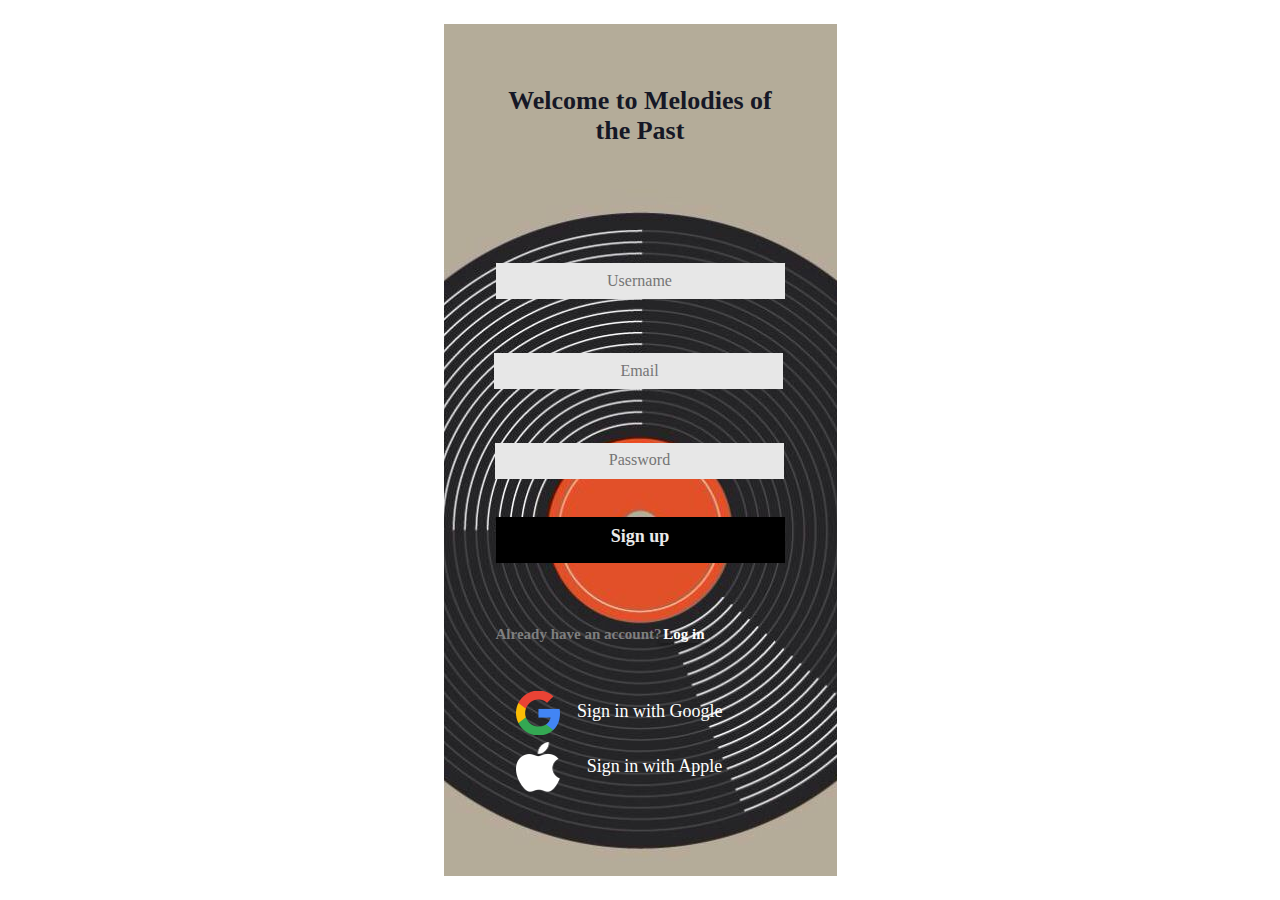
<file: index.html>
<!DOCTYPE html>
<html>
<head>
    <link href="./i-phone1-pro1.css" rel="stylesheet" />
    <!--<script src="./Backend.js"></script>-->
    <script src="./main.js"></script>
    <title>MOTP - Melodies of the Past</title>
</head>
<script>
  function checkUsers(){
    var teste = localStorage.getItem("users")
    console.log("All users:", teste);
  }
</script>
<body onload="checkUsers()">
  <div class="centered-container">
    <div class="i-phone1-pro1-container">
      <div class="i-phone1-pro1-i-phone1-pro1">
          <img
            alt="f23b259ec77e9dc83ffd2f41deb059e611546"
            src="./img/screenshot-2-removebg-preview--3-1@wx.png"
            class="i-phone1-pro1-f23b259ec77e9dc83ffd2f41deb059e61"
          />
        <span class="i-phone1-pro1-text02">
          <span>Welcome to Melodies of the Past</span>
        </span>
        <form onsubmit="signup(event)">
        <div class="i-phone1-pro1-group2">
          <span class="i-phone1-pro1-text04"><span><input type="text" id="username-input" class="search-input" placeholder="Username" /></span></span>
        </div>
        <div class="i-phone1-pro1-group3">
          <span class="i-phone1-pro1-text06"><span><input type="email" id="email-input" class="search-input" placeholder="Email" /></span></span>
        </div>
        <div class="i-phone1-pro1-group125">
          <span class="i-phone1-pro1-text08"><span><input type="password" id="password-input" class="search-input" placeholder="Password" /></span></span>
        </div>        
        <button type="submit" class="login-link">
          <div class="i-phone1-pro1-group5">
            <span class="i-phone1-pro1-text10"><span>Sign up</span></span>
          </div>
        </button>
        <a href="./IPhone14PRO-2/i-phone1-pro2.html" class="login-link">
          <div>  
            <span class="i-phone1-pro1-text12">
              <span>Already have an account?</span>
            </span>  
            <span class="i-phone1-pro1-text14">Log in</span>
          </div>
        </a>
        <div class="i-phone1-pro1-frame1"></div>
        <div class="i-phone1-pro1-group123">
          <span class="i-phone1-pro1-text16">
            <span>Sign in with Google</span>
          </span>
          <img
            alt="Vector1546"
            src="./img/google.png"
            class="i-phone1-pro1-vector"
          />
        </div>
        <div class="i-phone1-pro1-group124">
          <span class="i-phone1-pro1-text18">
            <span>Sign in with Apple</span>
          </span>
          <img
            alt="VectorI1540"
            src="./img/apple.png"
            class="i-phone1-pro1-vector1"
          />
        </div>
        <img
          alt="Screenshot2removebgpreview311552"
          src="./img/image.png"
          class="i-phone1-pro1-screenshot2removebgpreview31"
        />
        <script>
          // List of users
          var users = [];

          function signup(event) {
            event.preventDefault();

            var username = document.getElementById("username-input").value;
            var password = document.getElementById("password-input").value;

            var user = {
              username: username,
              password: password
            };

            // Retrieve the existing users from localStorage or create an empty array
            var users = JSON.parse(localStorage.getItem("users")) || [];

            // Add the new user to the users array
            users.push(user);

            // Store the updated users array in localStorage
            localStorage.setItem("users", JSON.stringify(users));

            // Clear the input fields
            document.getElementById("username-input").value = "";
            document.getElementById("email-input").value = "";
            document.getElementById("password-input").value = "";

            console.log("User signed up:", user);
            console.log("All users:", users);

            alert("Successful sign up!");
          }

        </script>
      </div>
    </div>
  </div>
</body>
</html>
</file>
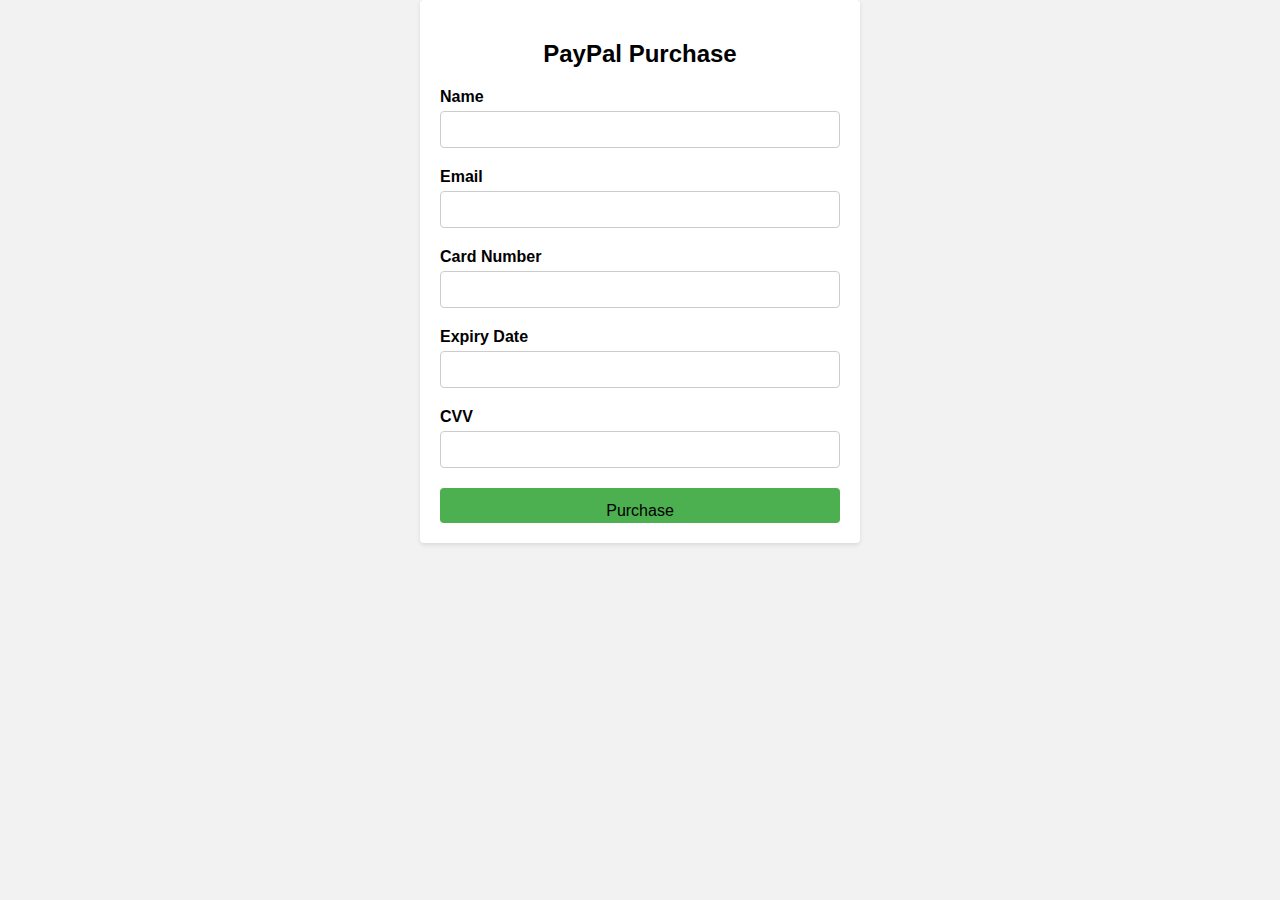
<file: paypal.html>
<!DOCTYPE html>
<html>
<head>
  <title>PayPal Purchase Screen</title>
  <style>
    body {
      font-family: Arial, sans-serif;
      background-color: #f2f2f2;
      margin: 0;
      padding: 0;
    }

    .container {
      max-width: 400px;
      margin: 0 auto;
      padding: 20px;
      background-color: #fff;
      border-radius: 4px;
      box-shadow: 0 2px 4px rgba(0, 0, 0, 0.1);
    }

    a {
      text-decoration: none;
      color: #000;
      border: none;
      border-radius: 4px;
      cursor: pointer;
      position: absolute;
      top: 502px;
      left: 50%;
      transform: translateX(-50%);
    }
    
    h2 {
      text-align: center;
    }

    .form-group {
      margin-bottom: 20px;
    }

    label {
      display: block;
      font-weight: bold;
      margin-bottom: 5px;
    }

    input[type="text"],
    input[type="email"],
    input[type="password"] {
      width: 100%;
      padding: 10px;
      border: 1px solid #ccc;
      border-radius: 4px;
      box-sizing: border-box;
    }

    .purchase-button {
      display: block;
      width: 100%;
      padding: 10px;
      margin-top: 20px;
      background-color: #4CAF50;
      color: #fff;
      border: none;
      border-radius: 4px;
      cursor: pointer;
    }

    .purchase-button:hover {
      background-color: #45a049;
    }
  </style>
</head>
<body>
  <div class="container">
    <h2>PayPal Purchase</h2>
    <form>
      <div class="form-group">
        <label for="name">Name</label>
        <input type="text" id="name" name="name" required>
      </div>
      <div class="form-group">
        <label for="email">Email</label>
        <input type="email" id="email" name="email" required>
      </div>
      <div class="form-group">
        <label for="card">Card Number</label>
        <input type="text" id="card" name="card" required>
      </div>
      <div class="form-group">
        <label for="expiry">Expiry Date</label>
        <input type="text" id="expiry" name="expiry" required>
      </div>
      <div class="form-group">
        <label for="cvv">CVV</label>
        <input type="text" id="cvv" name="cvv" required>
      </div>
    </form>
    <div>
      <input type="submit" value ="" class="purchase-button">
      <a class ="" href="./IPhone14PRO-10/i-phone1-pro10.html">Purchase</a>
    </div>
  </div>
</body>
</html>
</file>
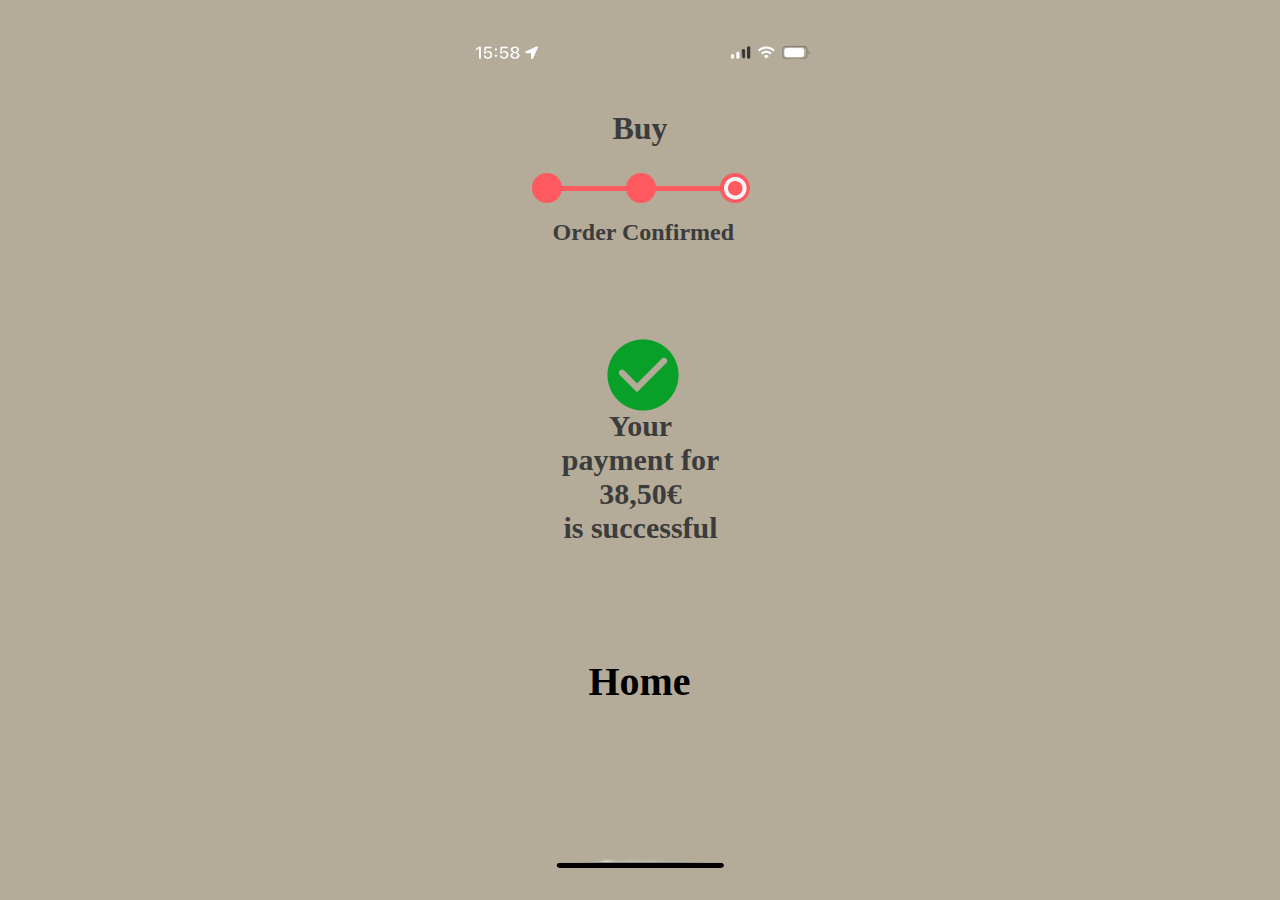
<file: IPhone14PRO-10/i-phone1-pro10.html>
<!DOCTYPE html>
<html>
<head>
  <link rel="stylesheet" href="./i-phone1-pro10.css" />
</head>
<body>
  <div class="centered-container">
    <div class="i-phone1-pro10-container">
      <div class="i-phone1-pro10-i-phone1-pro10">
        <div class="i-phone1-pro10-progressindicator">
            <div class="i-phone1-pro8-progressbar">
                <div>
                    <img src="./img/vermelho.png" alt="vermelho" class="i-phone1-pro10-vermelho" />
                </div>
            </div>
        </div>
        <span class="i-phone1-pro10-text"><span>Buy</span></span>
        <img
          src="./img/image.png"
          alt="Screenshot2removebgpreview331552"
          class="i-phone1-pro10-screenshot2removebgpreview33"
        />
        <span class="i-phone1-pro10-text02"><span>Order Confirmed</span></span>
        <div class="i-phone1-pro10-paymentstatus">
          <div class="i-phone1-pro10-paymentsummary"></div>
          <span class="i-phone1-pro10-text04">
            <span>
              <span>Your payment for</span>
              <br />
              <span>38,50€</span>
              <br />
              <span>is successful</span>
            </span>
          </span>
          <img
            src="./img/seta.png"
            alt="claritysuccessstandardsolid1552"
            class="i-phone1-pro10-claritysuccessstandardsolid"
          />
        </div>
        <a href="../IPhone14PRO-3/i-phone1-pro3.html"><span class="i-phone1-pro10-text11"><span>Home</span></span></a>
        <img
          src="./img/rodape.png"
          alt="Screenshot3removebgpreview211566"
          class="i-phone1-pro10-screenshot3removebgpreview21"
        />
      </div>
    </div>
  </div>
</body>
</html>
</file>
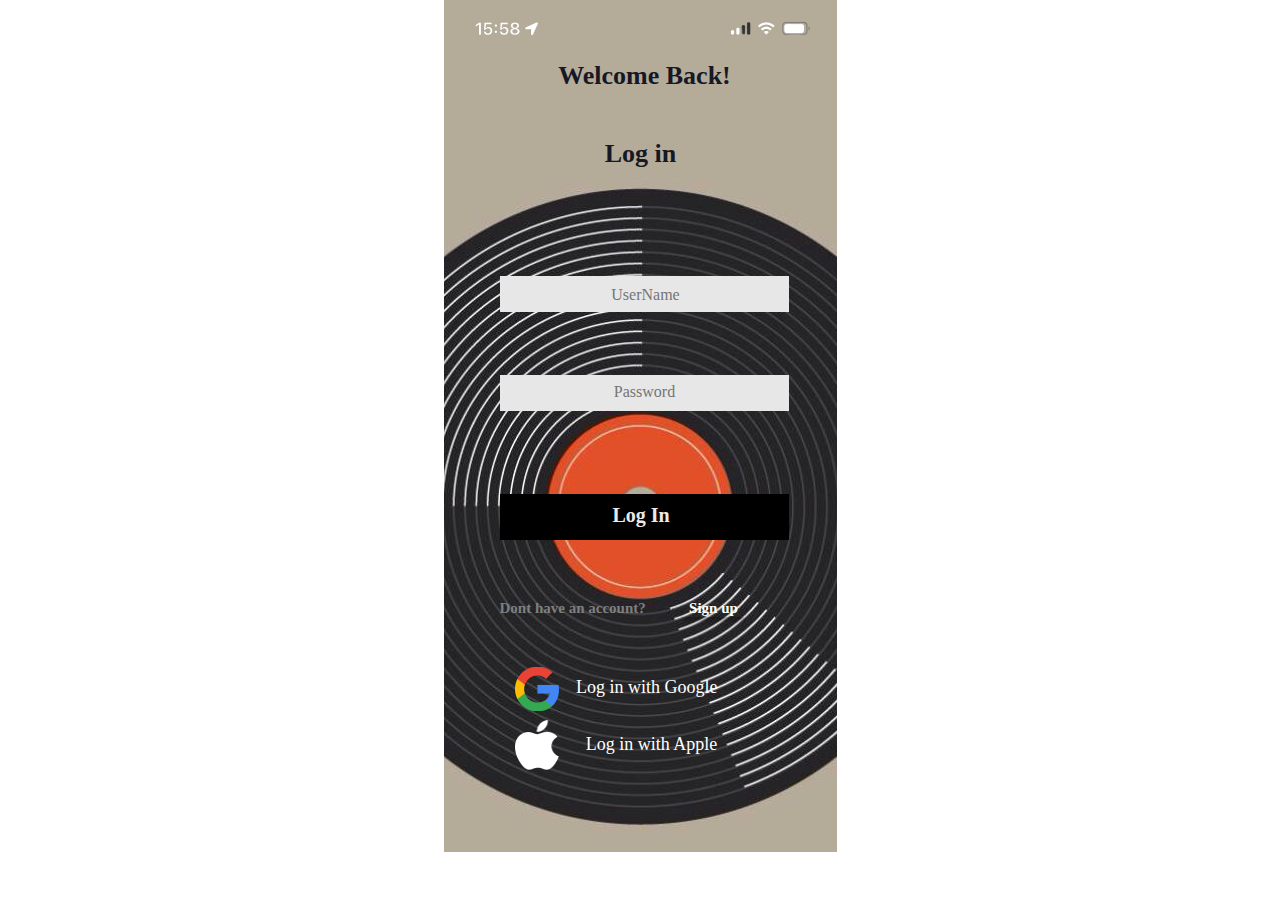
<file: IPhone14PRO-2/i-phone1-pro2.html>
<!DOCTYPE html>
<html>
<head>
  <link href="./i-phone1-pro2.css" rel="stylesheet" />
</head>
<script>
  function checkUsers(){
    var teste = localStorage.getItem("users")
    console.log("All users:", teste);
  }
</script>
<body onload="checkUsers()">
  <div class="i-phone1-pro2-container">
    <div class="i-phone1-pro2-i-phone1-pro2">
      <img
        src="./img/screenshot-2-removebg-preview--3-1@wx.png"
        alt="f23b259ec77e9dc83ffd2f41deb059e611552"
        class="i-phone1-pro2-f23b259ec77e9dc83ffd2f41deb059e61"
      />
      <img
        src="./img/image.png"
        alt="Screenshot2removebgpreview321552"
        class="i-phone1-pro2-screenshot2removebgpreview32"
      />
      <span class="i-phone1-pro2-text"><span>Welcome Back!</span></span>
      <span class="i-phone1-pro2-text02"><span>Log in</span></span>
      <div class="i-phone1-pro2-group126">
        <span class="i-phone1-pro2-text04">
          <span><input type="text" id="username-input" class="search-input" placeholder="UserName" /></span>
        </span>
      </div>
      <div class="i-phone1-pro2-group1261">
        <span class="i-phone1-pro2-text06">
          <span><input type="password" id="password-input" class="search-input" placeholder="Password" /></span>
        </span>
      </div>
      <div class="i-phone1-pro1-group4">
        <span class="i-phone1-pro1-text12">
          <span><button id="login-button" onclick="handleLogin()">Login</button></span>
        </span>
      </div>

      <a onclick="handleLogin()" class="login-link">
        <div class="i-phone1-pro2-group1262">
          <span class="i-phone1-pro2-text08"><span>Log In</span></span>
        </div>
      </a>
      <span class="i-phone1-pro2-text10">
        <span>Dont have an account?</span>
      </span>
      <div class="i-phone1-pro2-group1263">
        <span class="i-phone1-pro2-text12">
          <span>Log in with Google</span>
        </span>
        <img
          src="./img/google.png"
          alt="Vector1552"
          class="i-phone1-pro2-vector"
        />
      </div>
      <div class="i-phone1-pro2-group1264">
        <span class="i-phone1-pro2-text14"><span>Log in with Apple</span></span>
        <img
          src="./img/apple.png"
          alt="VectorI1552"
          class="i-phone1-pro2-vector1"
        />
      </div>
      <a href="../index.html" class="login-link">
        <div class="i-phone1-pro2-frame2">
        <span class="i-phone1-pro2-text16"><span>Sign up</span></span>
      </div>
      <script>
        function handleLogin() {
          var username = document.getElementById("username-input").value;
          var password = document.getElementById("password-input").value;

          // Retrieve the users from localStorage or create an empty array if it doesn't exist
          var users = JSON.parse(localStorage.getItem("users")) || [];
          console.log(users);
          console.log(username+" "+password)
          var user = login(username, password, users);
          if (user) {
            alert("Login successful");
            // Perform actions for successful login (e.g., redirect to a new page)
            window.location.href = "../IPhone14PRO-3/i-phone1-pro3.html"; // Replace "another-page.html" with the desired destination page
          } else {
            console.log("Invalid username or password.");
            alert("Invalid username or password."); // Display an error message
          }
        }

        function login(username, password, users) {
          var user = users.find(function (user) {
            return user.username === username && user.password === password;
          });
          return user;
        }
      </script>
    </div>
  </div>
</body>
</html>
</file>
<file: i-phone1-pro1.css>
body {
  margin: 0;
  padding: 0;
}

.centered-container {
  display: flex;
  justify-content: center;
  align-items: center;
  height: 100vh;
  background-color: rgba(255, 255, 255, 1);
}
.search-input {
  border: none;
  background: none;
  outline: none;
  top: 1px;
  left: -2px;
  color: rgba(123, 123, 123, 1);
  width: 112px;
  height: auto;
  position: absolute;
  font-size: 16px;
  font-weight: Medium;
  text-align: center;
  font-family: Montserrat;
  font-weight: 500;
  line-height: normal;
  font-stretch: normal;
  text-decoration: none;
}
.i-phone1-pro1-container {
  width: 100%;
  max-width: 393px;
  margin: 0 auto;
  padding: 0 24px;
  display: flex;
  flex-direction: column;
  align-items: center;
  justify-content: center;
  background-color: rgba(255, 255, 255, 1);
  }
  .i-phone1-pro1-i-phone1-pro1 {
    width: 100%;
    height: 852px;
    display: flex;
    overflow: hidden;
    position: relative;
    align-items: flex-start;
    flex-shrink: 0;
    background-color: rgba(255, 255, 255, 1);
  }
  .i-phone1-pro1-text02 {
    top: 62px;
    left: 48px;
    color: rgba(22, 24, 38, 1);
    width: 297px;
    height: auto;
    position: absolute;
    font-size: 26px;
    font-weight: SemiBold;
    text-align: center;
    font-family: Montserrat;
    font-weight: 600;
    line-height: normal;
    font-stretch: normal;
    text-decoration: none;
  }
  .i-phone1-pro1-group2 {
    top: 239px;
    left: 52px;
    width: 289px;
    height: 36px;
    display: flex;
    position: absolute;
    align-items: flex-start;
    flex-shrink: 1;
    background-color: rgba(231, 231, 231, 1);
  }
  .i-phone1-pro1-text04 {
    top: 7px;
    left: 88px;
    color: rgba(123, 123, 123, 1);
    width: 112px;
    height: auto;
    position: absolute;
    font-size: 16px;
    font-weight: Medium;
    text-align: center;
    font-family: Montserrat;
    font-weight: 500;
    line-height: normal;
    font-stretch: normal;
    text-decoration: none;
  }
  .i-phone1-pro1-group3 {
    top: 329px;
    left: 50px;
    width: 289px;
    height: 36px;
    display: flex;
    position: absolute;
    align-items: flex-start;
    flex-shrink: 1;
    background-color: rgba(231, 231, 231, 1);
  }
  .i-phone1-pro1-text06 {
    top: 6.91259765625px;
    left: 90px;
    color: rgba(123, 123, 123, 1);
    width: 83px;
    height: auto;
    position: absolute;
    font-size: 16px;
    font-weight: Medium;
    text-align: center;
    font-family: Montserrat;
    font-weight: 500;
    line-height: normal;
    font-stretch: normal;
    text-decoration: none;
  }
  .i-phone1-pro1-group125 {
    top: 419px;
    left: 51px;
    width: 289px;
    height: 36px;
    display: flex;
    position: absolute;
    align-items: flex-start;
    flex-shrink: 1;
    background-color: rgba(231, 231, 231, 1);
  }
  .i-phone1-pro1-text08 {
    top: 6.062550067901611px;
    left: 89px;
    color: rgba(123, 123, 123, 1);
    width: 112px;
    height: auto;
    position: absolute;
    font-size: 16px;
    font-weight: Medium;
    text-align: center;
    font-family: Montserrat;
    font-weight: 500;
    line-height: normal;
    font-stretch: normal;
    text-decoration: none;
  }
  .i-phone1-pro1-group5 {
    top: 493px;
    left: 52px;
    width: 289px;
    height: 46px;
    display: flex;
    position: absolute;
    align-items: flex-start;
    flex-shrink: 1;
    background-color: rgba(0, 0, 0, 1);
  }
  .i-phone1-pro1-text10 {
    top: 9px;
    left: 106px;
    color: rgba(234, 234, 234, 1);
    width: 77px;
    height: auto;
    position: absolute;
    font-size: 18px;
    font-weight: ExtraBold;
    text-align: center;
    font-family: Montserrat;
    font-weight: 800;
    line-height: normal;
    font-stretch: normal;
    text-decoration: none;
  }
  .i-phone1-pro1-text12 {
    top: 602px;
    left: 52px;
    color: rgba(127, 127, 127, 1);
    width: 196px;
    height: auto;
    position: absolute;
    font-size: 15px;
    font-weight: Bold;
    text-align: left;
    font-family: Montserrat;
    font-weight: 700;
    line-height: normal;
    font-stretch: normal;
    text-decoration: none;
  }
  .i-phone1-pro1-text14 {
    top: 602px;
    left: 215px;
    color: rgba(255, 255, 255, 1);
    width: 51px;
    height: auto;
    position: absolute;
    font-size: 15px;
    box-shadow: 0px 4px 4px 0px rgba(0, 0, 0, 0.25) ;
    font-weight: Bold;
    text-align: center;
    font-family: Montserrat;
    font-weight: 700;
    line-height: normal;
    font-stretch: normal;
    text-decoration: none;
  }
  .i-phone1-pro1-frame1 {
    top: 586px;
    left: 250px;
    width: 61px;
    height: 46px;
    display: flex;
    overflow: hidden;
    position: absolute;
    align-items: flex-start;
    flex-shrink: 0;
  }
  .i-phone1-pro1-group123 {
    top: 667px;
    left: 72px;
    width: 313.0000305175781px;
    height: 44px;
    display: flex;
    position: absolute;
    align-items: flex-start;
    flex-shrink: 1;
  }
  .i-phone1-pro1-text16 {
    top: 9.830810546875px;
    left: 61.4478759765625px;
    color: rgba(255, 255, 255, 1);
    width: 252px;
    height: auto;
    position: absolute;
    font-size: 18px;
    font-weight: Medium;
    text-align: left;
    font-family: Montserrat;
    font-weight: 500;
    line-height: normal;
    font-stretch: normal;
    text-decoration: none;
  }
  .i-phone1-pro1-vector {
    top: 0px;
    left: 0px;
    width: 44px;
    height: 44px;
    position: absolute;
  }
  .i-phone1-pro1-group124 {
    top: 718px;
    left: 72px;
    width: 313px;
    height: 50px;
    display: flex;
    position: absolute;
    align-items: flex-start;
    flex-shrink: 0;
  }
  .i-phone1-pro1-text18 {
    top: 13.636361122131348px;
    left: 71.21954345703125px;
    color: rgba(255, 255, 255, 1);
    width: 242px;
    height: auto;
    position: absolute;
    font-size: 18px;
    font-weight: Medium;
    text-align: left;
    font-family: Montserrat;
    font-weight: 500;
    line-height: normal;
    font-stretch: normal;
    text-decoration: none;
  }
  .i-phone1-pro1-vector1 {
    top: 0px;
    left: 0px;
    width: 44px;
    height: 50px;
    position: absolute;
  }
  @media(max-width: 2800px) {
    .i-phone1-pro1-f23b259ec77e9dc83ffd2f41deb059e61 {
      top: -2px;
      left: 0px;
      width: 393px;
      height: 852px;
    }
  }

.login-link {
    text-decoration: none; /* remove underline */
    color: white; /* change color to white */
}
</file>
<file: IPhone14PRO-10/i-phone1-pro10.css>
body {
  margin: 0px;
  padding: 0px;
  justify-content: center;
  align-items: center;
  height: 100vh;
  background-color: rgba(180, 172, 153, 1);
}

.centered-container {
  display: flex;
  justify-content: center;
  align-items: center;
  height: 100vh; 
}

.i-phone1-pro10-container {
    width: 100%;
    display: flex;
    overflow: auto;
    min-height: 100vh;
    align-items: center;
    flex-direction: column;
    justify-content: center;
  }
  .i-phone1-pro10-i-phone1-pro10 {
    width: 100%;
    height: 852px;
    display: flex;
    overflow: hidden;
    position: relative;
    align-items: flex-start;
    flex-shrink: 0;
    background-color: rgba(180, 172, 153, 1);
  }
  .i-phone1-pro10-progressindicator {
    top: 149px;
    left: 88px;
    width: 218px;
    height: 30px;
    display: flex;
    position: absolute;
    align-items: flex-start;
    flex-shrink: 1;
  }
  .i-phone1-pro10-ellipse47 {
    top: 8px;
    left: 8px;
    width: 14px;
    height: 14px;
    position: absolute;
    box-sizing: content-box;
    border-color: rgba(245, 245, 245, 1);
    border-style: solid;
    border-width: 4px;
  }
  .i-phone1-pro10-text {
    top: 86px;
    left: 144px;
    color: rgba(60, 60, 60, 1);
    width: 105px;
    height: auto;
    position: absolute;
    font-size: 32px;
    font-style: ExtraBold;
    text-align: center;
    font-family: Dosis;
    font-weight: 800;
    line-height: normal;
    font-stretch: normal;
    text-decoration: none;
  }
  .i-phone1-pro10-screenshot2removebgpreview33 {
    top: 7px;
    left: 0px;
    width: 393px;
    height: 43px;
    position: absolute;
  }
  .i-phone1-pro10-text02 {
    top: 195px;
    left: 109px;
    color: rgba(60, 60, 60, 1);
    width: 283px;
    height: auto;
    position: absolute;
    font-size: 24px;
    font-style: Bold;
    text-align: left;
    font-family: Fira Sans;
    font-weight: 700;
    line-height: normal;
    font-stretch: normal;
    text-decoration: none;
  }
  .i-phone1-pro10-paymentstatus {
    top: 296px;
    left: 92px;
    width: 210px;
    height: 287px;
    display: flex;
    position: absolute;
    align-items: flex-start;
    flex-shrink: 1;
  }
  .i-phone1-pro10-paymentsummary {
    top: 0px;
    left: 0px;
    width: 210px;
    height: 270px;
    display: flex;
    position: absolute;
    align-items: flex-start;
    flex-shrink: 1;
    background-color: rgba(180, 172, 153, 1);
  }
  .i-phone1-pro10-text04 {
    top: 89px;
    left: 18px;
    color: rgba(60, 60, 60, 1);
    width: 174px;
    height: auto;
    position: absolute;
    font-size: 30px;
    font-style: Bold;
    text-align: center;
    font-family: Fira Sans;
    font-weight: 700;
    line-height: normal;
    font-stretch: normal;
    text-decoration: none;
  }
  .i-phone1-pro10-claritysuccessstandardsolid {
    top: 15px;
    left: 67px;
    width: 80px;
    height: 80px;
    position: absolute;
  }
  .i-phone1-pro10-vermelho {
    width: 218px;
    height: 30px;
    display: flex;
    overflow: hidden;
    position: relative;
    align-items: flex-start;
    flex-shrink: 0;
  }
  .i-phone1-pro10-text11 {
    top: 634px;
    left: 40px;
    color: rgba(0, 0, 0, 1);
    width: 312px;
    height: auto;
    position: absolute;
    font-size: 40px;
    font-style: ExtraBold;
    text-align: center;
    font-family: Fira Sans;
    font-weight: 800;
    line-height: normal;
    font-stretch: normal;
    text-decoration: none;
  }
  .i-phone1-pro10-screenshot3removebgpreview21 {
    top: 817px;
    left: -18px;
    width: 429px;
    height: 35px;
    position: absolute;
  }
  @media(max-width: 2800px) {
    .i-phone1-pro10-i-phone1-pro10 {
      width: 393px;
    }
  }
</file>
<file: IPhone14PRO-2/i-phone1-pro2.css>
body {
  margin: 0;
  padding: 0;
}

.centered-container {
  display: flex;
  justify-content: center;
  align-items: center;
  height: 100vh;
  background-color: rgba(255, 255, 255, 1);
}

.search-input {
  border: none;
  background: none;
  outline: none;
  top: 1px;
  left: -2px;
  color: rgba(123, 123, 123, 1);
  width: 112px;
  height: auto;
  position: absolute;
  font-size: 16px;
  font-weight: Medium;
  text-align: center;
  font-family: Montserrat;
  font-weight: 500;
  line-height: normal;
  font-stretch: normal;
  text-decoration: none;
}

.i-phone1-pro2-container {
  width: 100%;
  max-width: 393px;
  margin: 0 auto;
  padding: 0 24px;
  display: flex;
  flex-direction: column;
  align-items: center;
  justify-content: center;
  background-color: rgba(255, 255, 255, 1);
  }
  .i-phone1-pro2-i-phone1-pro2 {
    width: 100%;
    height: 852px;
    display: flex;
    overflow: hidden;
    position: relative;
    align-items: flex-start;
    flex-shrink: 0;
    background-color: rgba(255, 255, 255, 1);
  }
  .i-phone1-pro2-screenshot2removebgpreview32 {
    top: 7px;
    left: 0px;
    width: 393px;
    height: 43px;
    position: absolute;
  }
  .i-phone1-pro2-text {
    top: 61px;
    left: 100px;
    color: rgba(22, 24, 38, 1);
    width: 202px;
    height: auto;
    position: absolute;
    font-size: 26px;
    font-weight: SemiBold;
    text-align: center;
    font-family: Montserrat;
    font-weight: 600;
    line-height: normal;
    font-stretch: normal;
    text-decoration: none;
    
  }
  .i-phone1-pro2-text02 {
    top: 139px;
    left: 96px;
    color: rgba(22, 24, 38, 1);
    width: 202px;
    height: auto;
    position: absolute;
    font-size: 26px;
    font-style: SemiBold;
    text-align: center;
    font-family: Montserrat;
    font-weight: 600;
    line-height: normal;
    font-stretch: normal;
    text-decoration: none;
  }
  .i-phone1-pro2-group126 {
    top: 276px;
    left: 56px;
    width: 289px;
    height: 36px;
    display: flex;
    position: absolute;
    align-items: flex-start;
    flex-shrink: 1;
    background-color: rgba(231, 231, 231, 1);
  }
  .i-phone1-pro2-text04 {
    top: 8px;
    left: 90px;
    color: rgba(123, 123, 123, 1);
    width: 155px;
    height: auto;
    position: absolute;
    font-size: 16px;
    font-style: Medium;
    text-align: center;
    font-family: Montserrat;
    font-weight: 500;
    line-height: normal;
    font-stretch: normal;
    text-decoration: none;
  }
  .i-phone1-pro2-group1261 {
    top: 375px;
    left: 56px;
    width: 289px;
    height: 36px;
    display: flex;
    position: absolute;
    align-items: flex-start;
    flex-shrink: 1;
    background-color: rgba(231, 231, 231, 1);
  }
  .i-phone1-pro2-text06 {
    top: 6.062550067901611px;
    left: 89px;
    color: rgba(123, 123, 123, 1);
    width: 112px;
    height: auto;
    position: absolute;
    font-size: 16px;
    font-style: Medium;
    text-align: center;
    font-family: Montserrat;
    font-weight: 500;
    line-height: normal;
    font-stretch: normal;
    text-decoration: none;
  }
  .i-phone1-pro2-group1262 {
    top: 494px;
    left: 56px;
    width: 289px;
    height: 46px;
    display: flex;
    position: absolute;
    align-items: flex-start;
    flex-shrink: 1;
    background-color: rgba(0, 0, 0, 1);
  }
  .i-phone1-pro2-text08 {
    top: 10px;
    left: 103px;
    color: rgba(234, 234, 234, 1);
    width: 77px;
    height: auto;
    position: absolute;
    font-size: 20px;
    font-style: ExtraBold;
    text-align: center;
    font-family: Montserrat;
    font-weight: 800;
    line-height: normal;
    font-stretch: normal;
    text-decoration: none;
  }
  .i-phone1-pro2-text10 {
    top: 600px;
    left: 56px;
    color: rgba(127, 127, 127, 1);
    width: 196px;
    height: auto;
    position: absolute;
    font-size: 15px;
    font-style: Bold;
    text-align: left;
    font-family: Montserrat;
    font-weight: 700;
    line-height: normal;
    font-stretch: normal;
    text-decoration: none;
  }
  .i-phone1-pro2-group1263 {
    top: 667px;
    left: 71px;
    width: 313.0000305175781px;
    height: 44px;
    display: flex;
    position: absolute;
    align-items: flex-start;
    flex-shrink: 1;
  }
  .i-phone1-pro2-text12 {
    top: 9.830810546875px;
    left: 61.4478759765625px;
    color: rgba(255, 255, 255, 1);
    width: 252px;
    height: auto;
    position: absolute;
    font-size: 18px;
    font-style: Medium;
    text-align: left;
    font-family: Montserrat;
    font-weight: 500;
    line-height: normal;
    font-stretch: normal;
    text-decoration: none;
  }
  .i-phone1-pro2-vector {
    top: 0px;
    left: 0px;
    width: 44px;
    height: 44px;
    position: absolute;
  }
  .i-phone1-pro2-group1264 {
    top: 720px;
    left: 71px;
    width: 313px;
    height: 50px;
    display: flex;
    position: absolute;
    align-items: flex-start;
    flex-shrink: 0;
  }
  .i-phone1-pro2-text14 {
    top: 13.636361122131348px;
    left: 71.21954345703125px;
    color: rgba(255, 255, 255, 1);
    width: 242px;
    height: auto;
    position: absolute;
    font-size: 18px;
    font-style: Medium;
    text-align: left;
    font-family: Montserrat;
    font-weight: 500;
    line-height: normal;
    font-stretch: normal;
    text-decoration: none;
  }
  .i-phone1-pro2-vector1 {
    top: 0px;
    left: 0px;
    width: 44px;
    height: 50px;
    position: absolute;
  }
  .i-phone1-pro2-frame2 {
    top: 592px;
    left: 234px;
    width: 76px;
    height: 35px;
    display: flex;
    overflow: hidden;
    position: absolute;
    align-items: flex-start;
    flex-shrink: 0;
  }
  .i-phone1-pro2-text16 {
    top: 8px;
    left: 5px;
    color: rgba(255, 255, 255, 1);
    width: 62px;
    height: auto;
    position: absolute;
    font-size: 15px;
    box-shadow: 0px 4px 4px 0px rgba(0, 0, 0, 0.25) ;
    font-style: Bold;
    text-align: center;
    font-family: Montserrat;
    font-weight: 700;
    line-height: normal;
    font-stretch: normal;
    text-decoration: none;
  }
  @media(max-width: 2800px) {
    .i-phone1-pro2-i-phone1-pro2 {
      width: 393px;
    }
    .i-phone1-pro2-f23b259ec77e9dc83ffd2f41deb059e61 {
      top: 0px;
      left: 0px;
      width: 393px;
      bottom: 0px;
      height: 852px;
    }
  }

.login-link {
    text-decoration: none; /* remove underline */
    color: white; /* change color to white */
}
</file>
